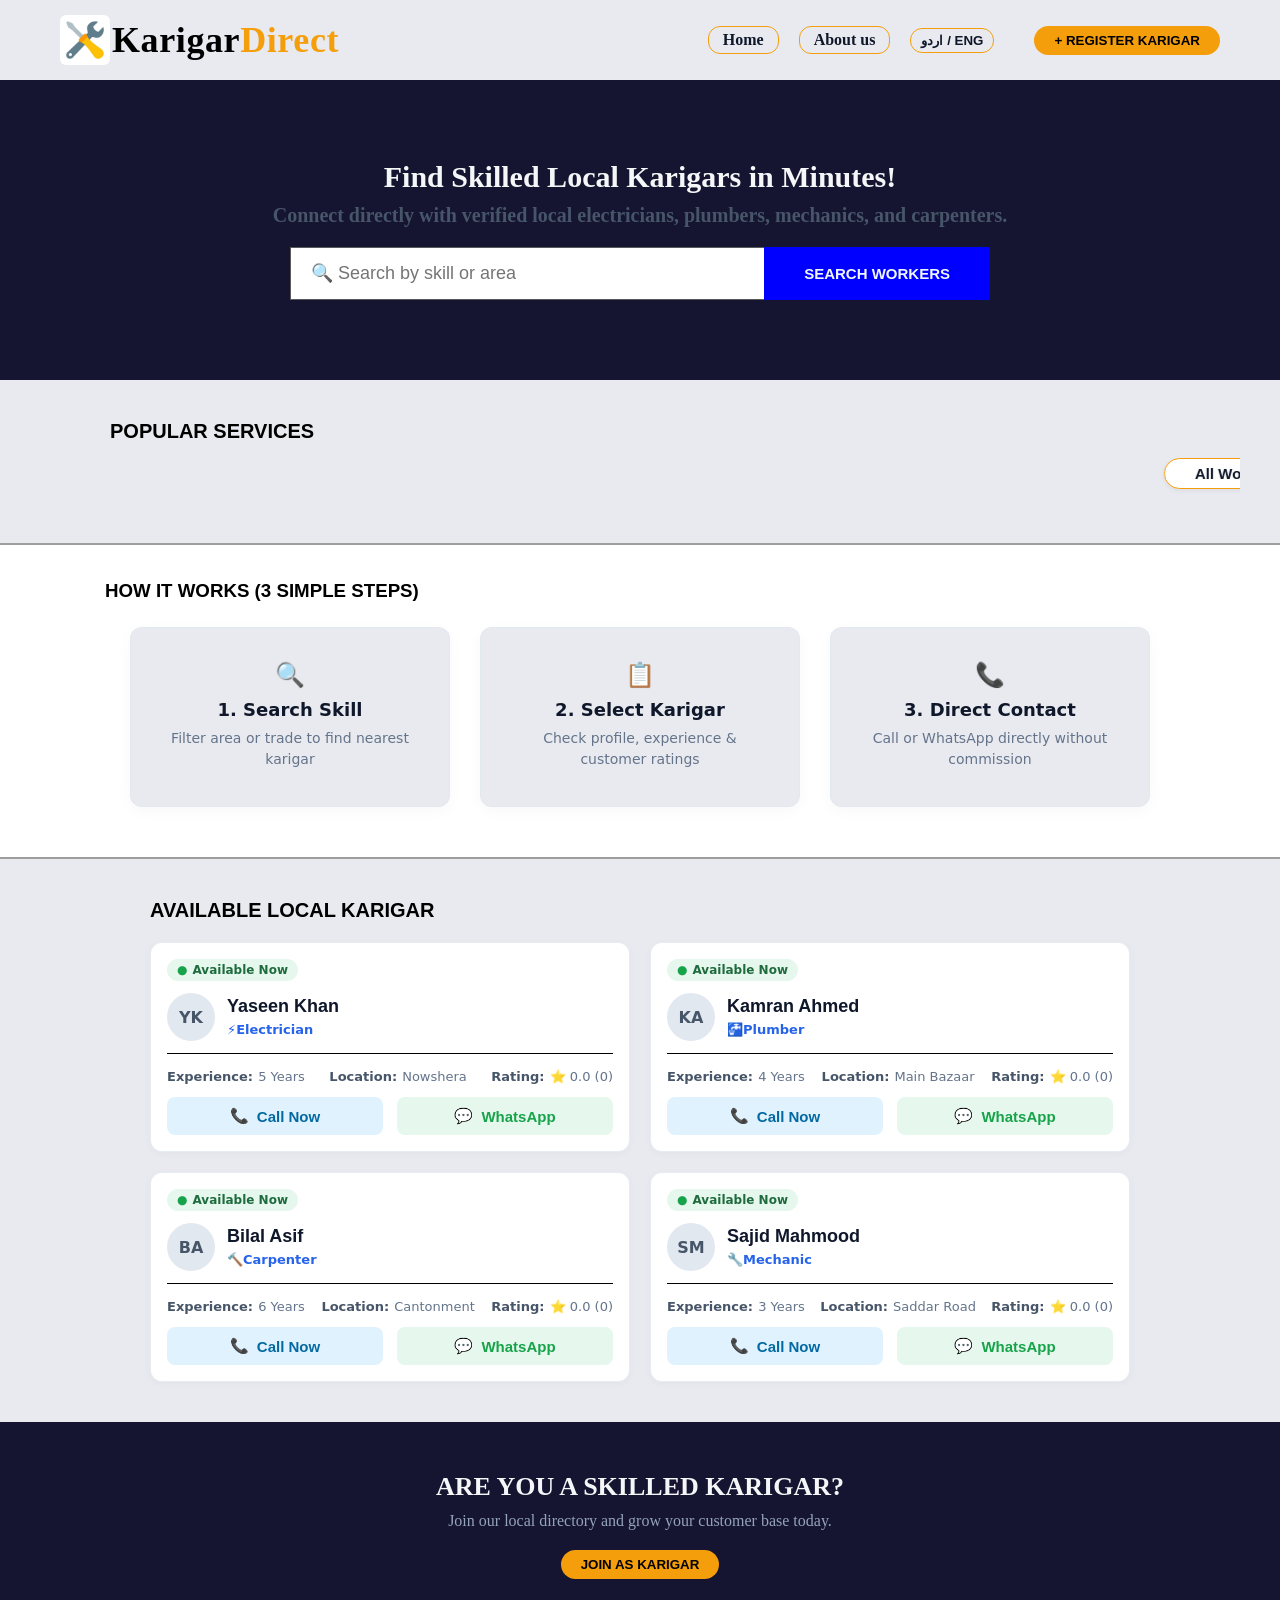
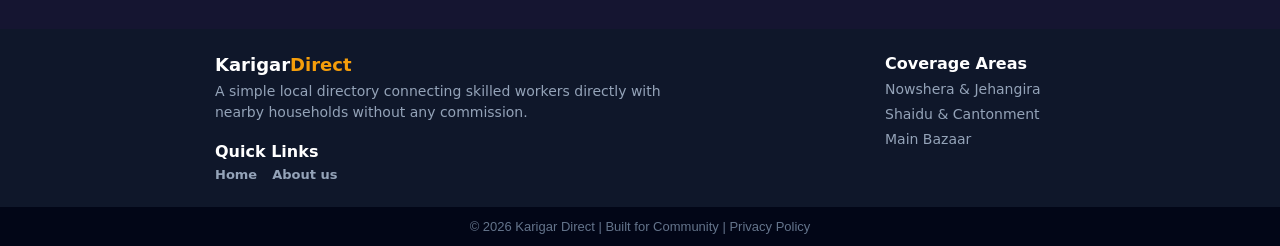
<file: index.html>
<!DOCTYPE html>
<html lang="en">
<head>
    <meta charset="UTF-8">
    <meta name="viewport" content="width=device-width, initial-scale=1.0">
    <title>Karigar Direct | Local Skilled Workers</title>

    <link rel="icon" type="image/png" sizes="16x16" href="./assests/New folder/5b1d29cd1d214fa281f083f291dc749e.ico/favicon-16x16.png">
    <link rel="icon" type="image/png" sizes="32x32" href="./assests/New folder/5b1d29cd1d214fa281f083f291dc749e.ico/favicon-32x32.png">
    <link rel="icon" type="image/png" sizes="96x96" href="./assests/New folder/5b1d29cd1d214fa281f083f291dc749e.ico/favicon-96x96.png">
    <link rel="stylesheet" href="style.css">

</head>
<body>
    <header>
        <div class="header-container">

            <div class="image-container1">
                 <img src="assests/maintenance.jpg" width="70px" alt="Logo">
            </div>

            <div class="heading-container1"> 
                <h1>Karigar<span>Direct</span></h1>
            </div>

            <div class="nav-conatiner">
                <nav>
                    <a href="index.html">Home</a>
                    <a href="about.html">About us</a>
                    <button type="button" id="langToggleBtn" style="background: transparent; border: 1px solid #F59E0B; padding: 4px 10px; border-radius: 12px; cursor: pointer; font-weight: 700; color: #0f172a;">اردو / ENG</button>
                </nav>
            </div>
            
            <div class="button-container1">
                <a href="register.html"><button type="button">+ REGISTER KARIGAR</button></a>
            </div>
            
        </div>
    </header>

    <section class="parent-container1">
        <div class="hero-text1" id="heroTitle">
            Find Skilled Local Karigars in Minutes!
        </div>
        <div class="hero-text2">
            <p id="heroSub">Connect directly with verified local electricians, plumbers, mechanics, and carpenters.</p>
        </div>
        
        <div class="hero-search">
            <input type="search" id="heroSearchInput" placeholder="🔍 Search by skill or area">
            <div class="button-container2">
                <button type="button">SEARCH WORKERS</button> 
            </div>
        </div>
    </section>

    <section>
        <div class="popular-container">
            <div class="child-container">
                <h3>POPULAR SERVICES</h3>
                
                <marquee behavior="scroll" direction="left" scrollamount="7" onmouseover="this.stop();" onmouseout="this.start();">
                    <button type="button" class="service-pill filter-btn active" data-category="all">All Workers</button>
                    <button type="button" class="service-pill filter-btn" data-category="Electrician">⚡ Electrician</button>
                    <button type="button" class="service-pill filter-btn" data-category="Plumber">🚰 Plumber</button>
                    <button type="button" class="service-pill filter-btn" data-category="Carpenter">🔨 Carpenter</button>
                    <button type="button" class="service-pill filter-btn" data-category="Mechanic">🔧 Mechanic</button>
                </marquee>
            </div>
        </div>
    </section>

    <section>
        <div class="how_it_work-container">
            <h3 id="howItWorksTitle">HOW IT WORKS (3 SIMPLE STEPS)</h3>

            <div class="hero-container2">
                <div class="search_container">
                    <h2>🔍</h2>
                    <h4 id="step1Title">1. Search Skill</h4>
                    <p id="step1Sub">Filter area or trade to find nearest karigar</p>
                </div>

                <div class="search_container">
                    <h2>📋</h2>
                    <h4 id="step2Title">2. Select Karigar</h4>
                    <p id="step2Sub">Check profile, experience & customer ratings</p>
                </div>

                <div class="search_container">
                    <h2>📞</h2>
                    <h4 id="step3Title">3. Direct Contact</h4>
                    <p id="step3Sub">Call or WhatsApp directly without commission</p>
                </div>
            </div>
        </div>
    </section>

    <section>
        <div class="karigars_section1">
            <h3>AVAILABLE LOCAL KARIGAR</h3>

            <div class="karigars_section">
                
                <div class="karigar_card" data-trade="Electrician">
                    <div class="karigar_status">
                        <span class="status_tag"><span class="dots">●</span>Available Now</span>
                    </div>
                    <div class="karigar_inf">
                        <div class="Karigar_avatar">YK</div>
                        <div class="karigar_name">
                            <h3>Yaseen Khan</h3>
                            <span class="karigar_trademark">⚡Electrician</span>
                        </div>
                    </div>
                    <div class="card_line"></div>
                    <div class="meta_detail_row">
                        <div class="meta_item">
                            <span class="meta_label">Experience:</span> <span class="meta_value">5 Years</span>
                        </div>
                        <div class="meta_item">
                            <span class="meta_label">Location:</span> <span class="meta_value">Nowshera</span>
                        </div>
                        <div class="meta_item">
                            <span class="meta_label">Rating:</span> <span class="meta_value">⭐ 0.0 (0)</span>
                        </div>
                    </div>
                    <div class="contact_button">
                        <button type="button" onclick="window.location.href='tel:03001234567'"><span class="call_icon">📞</span>Call Now</button>
                        <button type="button" onclick="window.open('https://wa.me/923001234567', '_blank')"><span class="whats_icon">💬</span>WhatsApp</button>
                    </div>
                </div> 

                <div class="karigar_card" data-trade="Plumber">
                    <div class="karigar_status">
                        <span class="status_tag"><span class="dots">●</span>Available Now</span>
                    </div>
                    <div class="karigar_inf">
                        <div class="Karigar_avatar">KA</div>
                        <div class="karigar_name">
                            <h3>Kamran Ahmed</h3>
                            <span class="karigar_trademark">🚰Plumber</span>
                        </div>
                    </div>
                    <div class="card_line"></div>
                    <div class="meta_detail_row">
                        <div class="meta_item">
                            <span class="meta_label">Experience:</span> <span class="meta_value">4 Years</span>
                        </div>
                        <div class="meta_item">
                            <span class="meta_label">Location:</span> <span class="meta_value">Main Bazaar</span>
                        </div>
                        <div class="meta_item">
                            <span class="meta_label">Rating:</span> <span class="meta_value">⭐ 0.0 (0)</span>
                        </div>
                    </div>
                    <div class="contact_button">
                        <button type="button" onclick="window.location.href='tel:03011234567'"><span class="call_icon">📞</span>Call Now</button>
                        <button type="button" onclick="window.open('https://wa.me/923011234567', '_blank')"><span class="whats_icon">💬</span>WhatsApp</button>
                    </div>
                </div> 

                <div class="karigar_card" data-trade="Carpenter">
                    <div class="karigar_status">
                        <span class="status_tag"><span class="dots">●</span>Available Now</span>
                    </div>
                    <div class="karigar_inf">
                        <div class="Karigar_avatar">BA</div>
                        <div class="karigar_name">
                            <h3>Bilal Asif</h3>
                            <span class="karigar_trademark">🔨Carpenter</span>
                        </div>
                    </div>
                    <div class="card_line"></div>
                    <div class="meta_detail_row">
                        <div class="meta_item">
                            <span class="meta_label">Experience:</span> <span class="meta_value">6 Years</span>
                        </div>
                        <div class="meta_item">
                            <span class="meta_label">Location:</span> <span class="meta_value">Cantonment</span>
                        </div>
                        <div class="meta_item">
                            <span class="meta_label">Rating:</span> <span class="meta_value">⭐ 0.0 (0)</span>
                        </div>
                    </div>
                    <div class="contact_button">
                        <button type="button" onclick="window.location.href='tel:03021234567'"><span class="call_icon">📞</span>Call Now</button>
                        <button type="button" onclick="window.open('https://wa.me/923021234567', '_blank')"><span class="whats_icon">💬</span>WhatsApp</button>
                    </div>
                </div> 

                <div class="karigar_card" data-trade="Mechanic">
                    <div class="karigar_status">
                        <span class="status_tag"><span class="dots">●</span>Available Now</span>
                    </div>
                    <div class="karigar_inf">
                        <div class="Karigar_avatar">SM</div>
                        <div class="karigar_name">
                            <h3>Sajid Mahmood</h3>
                            <span class="karigar_trademark">🔧Mechanic</span>
                        </div>
                    </div>
                    <div class="card_line"></div>
                    <div class="meta_detail_row">
                        <div class="meta_item">
                            <span class="meta_label">Experience:</span> <span class="meta_value">3 Years</span>
                        </div>
                        <div class="meta_item">
                            <span class="meta_label">Location:</span> <span class="meta_value">Saddar Road</span>
                        </div>
                        <div class="meta_item">
                            <span class="meta_label">Rating:</span> <span class="meta_value">⭐ 0.0 (0)</span>
                        </div>
                    </div>
                    <div class="contact_button">
                        <button type="button" onclick="window.location.href='tel:03031234567'"><span class="call_icon">📞</span>Call Now</button>
                        <button type="button" onclick="window.open('https://wa.me/923031234567', '_blank')"><span class="whats_icon">💬</span>WhatsApp</button>
                    </div>
                </div> 

            </div> 
        </div> 
    </section>

    <section>
        <div class="footer_top_container">
            <h2>ARE YOU A SKILLED KARIGAR?</h2>
            <p>Join our local directory and grow your customer base today.</p>
            <div class="button-container1">
                <a href="register.html"><button type="button">JOIN AS KARIGAR</button></a>
            </div>
        </div>
    </section>

    <section>
        <div class="footer_main_container">
            <div class="footer_child_container">
                
                <div class="footer_left_stack">
                    <div class="hero-container1">
                        <h3>Karigar<span>Direct</span></h3>
                        <p>A simple local directory connecting skilled workers directly with nearby households without any commission.</p>
                    </div>

                    <div class="hero-container2">
                        <h4>Quick Links</h4>
                        <div class="footer_links_list">
                            <a href="index.html">Home</a>
                            <a href="about.html">About us</a>
                        </div>
                    </div>
                </div>

                <div class="footer_right_stack">
                    <div class="hero-container3">
                        <h4>Coverage Areas</h4>
                        <p>Nowshera & Jehangira</p>
                        <p>Shaidu & Cantonment</p>
                        <p>Main Bazaar</p>
                    </div>
                </div>

            </div>
        </div>
    </section>

    <div class="footer_bottom_bar">
        <p>© 2026 Karigar Direct | Built for Community | Privacy Policy</p>
    </div>

    <script src="script.js"></script>
</body>
</html>
</file>
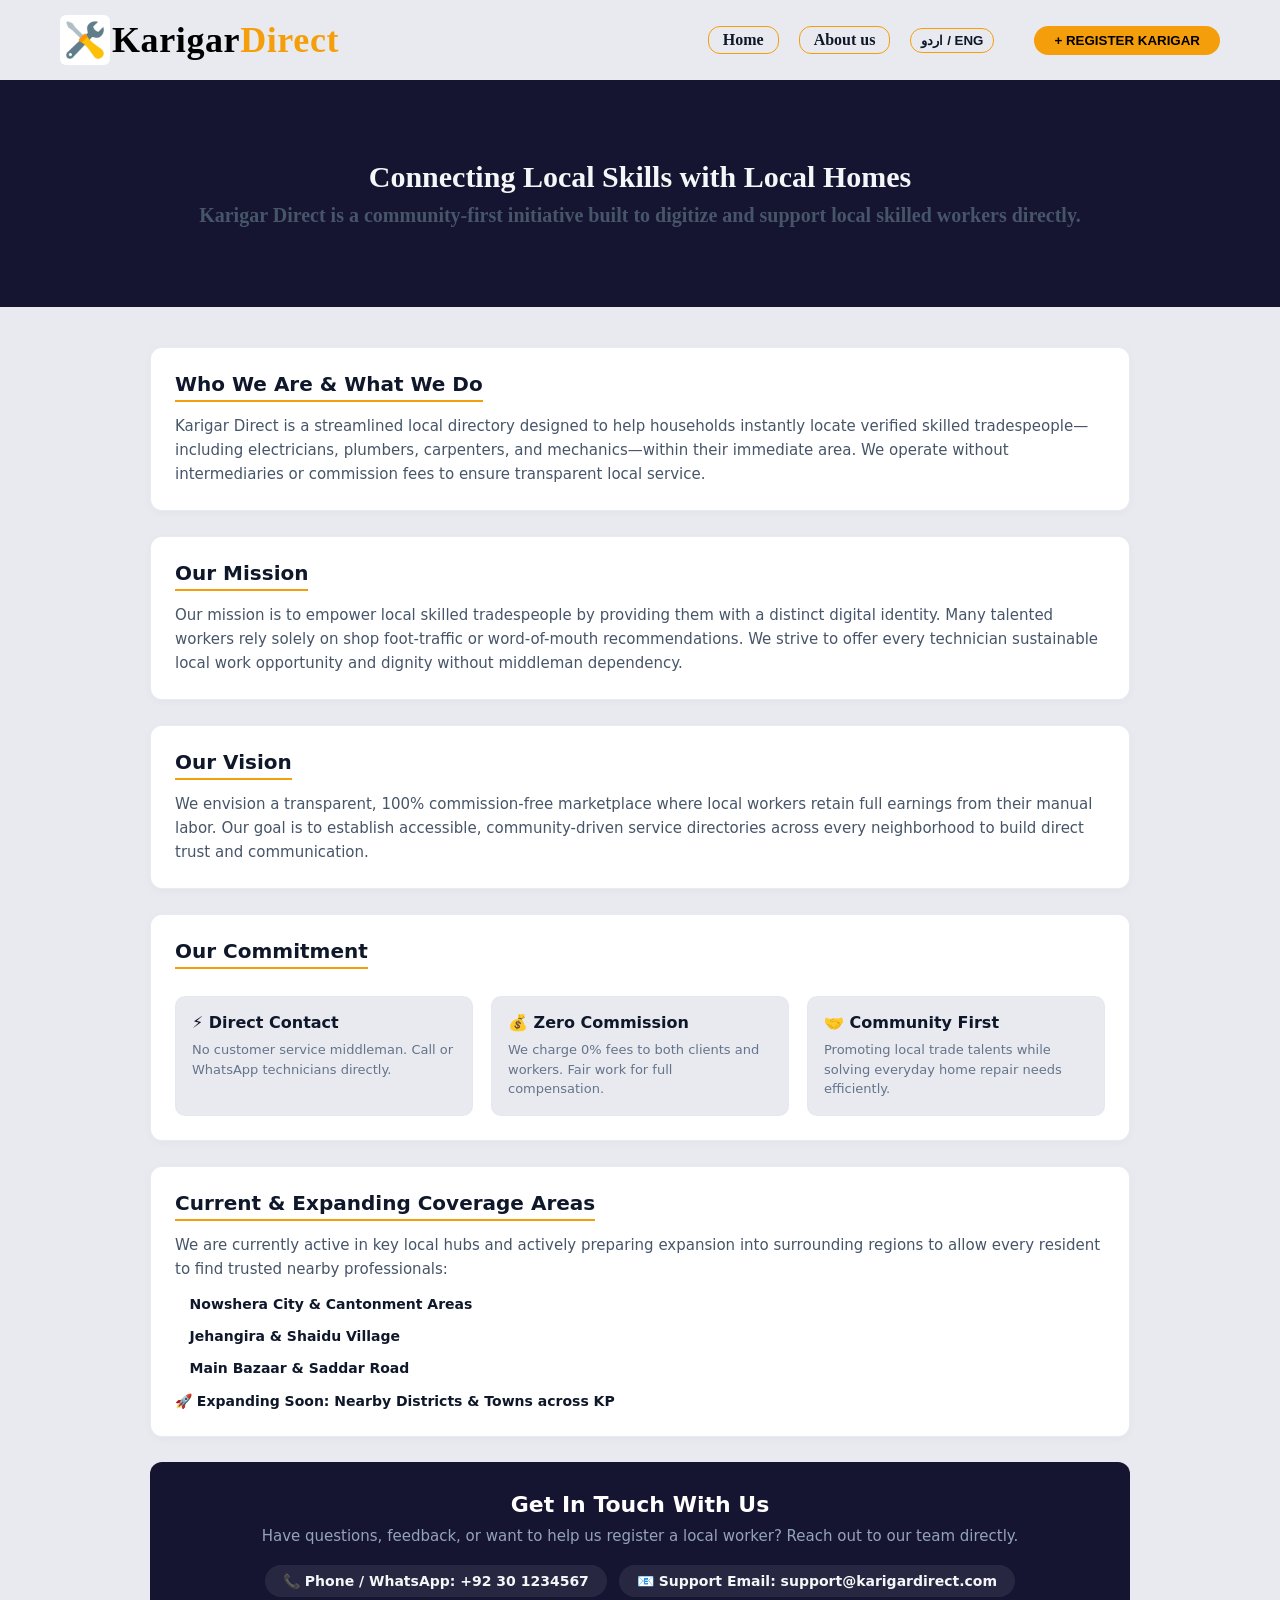
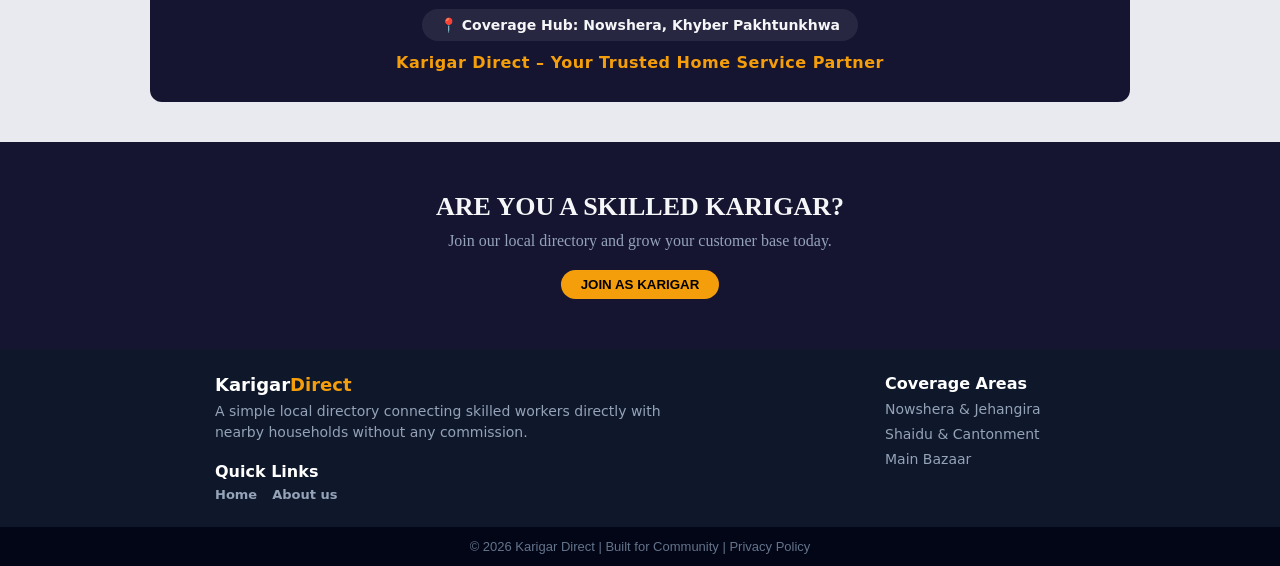
<file: about.html>
<!DOCTYPE html>
<html lang="en">
<head>
    <meta charset="UTF-8">
    <meta name="viewport" content="width=device-width, initial-scale=1.0">
    <title>About Us | Karigar Direct</title>

    <link rel="icon" type="image/png" sizes="16x16" href="./assests/New folder/5b1d29cd1d214fa281f083f291dc749e.ico/favicon-16x16.png">
    <link rel="icon" type="image/png" sizes="32x32" href="./assests/New folder/5b1d29cd1d214fa281f083f291dc749e.ico/favicon-32x32.png">
    <link rel="icon" type="image/png" sizes="96x96" href="./assests/New folder/5b1d29cd1d214fa281f083f291dc749e.ico/favicon-96x96.png">
    <link rel="stylesheet" href="style.css">
</head>
<body>

    <header>
        <div class="header-container">

            <div class="image-container1">
                 <img src="assests/maintenance.jpg" width="70px" alt="Logo">
            </div>

            <div class="heading-container1"> 
                <h1>Karigar<span>Direct</span></h1>
            </div>

            <div class="nav-conatiner">
                <nav>
                    <a href="index.html">Home</a>
                    <a href="about.html">About us</a>
                    <button type="button" id="aboutLangBtn" style="background: transparent; border: 1px solid #F59E0B; padding: 4px 10px; border-radius: 12px; cursor: pointer; font-weight: 700; color: #0f172a;">اردو / ENG</button>
                </nav>
            </div>
            
            <div class="button-container1">
                <a href="register.html"><button type="button">+ REGISTER KARIGAR</button></a>
            </div>
            
        </div>
    </header>

    <section class="parent-container1">
        <div class="hero-text1" id="aboutHeroTitle">
            Connecting Local Skills with Local Homes
        </div>
        <div class="hero-text2">
            <p id="aboutHeroSub">Karigar Direct is a community-first initiative built to digitize and support local skilled workers directly.</p>
        </div>
    </section>

    <section class="about_main_section">
        <div class="about_child_container">

            <div class="about_block_box">
                <h3>Who We Are & What We Do</h3>
                <p>Karigar Direct is a streamlined local directory designed to help households instantly locate verified skilled tradespeople—including electricians, plumbers, carpenters, and mechanics—within their immediate area. We operate without intermediaries or commission fees to ensure transparent local service.</p>
            </div>

            <div class="about_block_box">
                <h3>Our Mission</h3>
                <p>Our mission is to empower local skilled tradespeople by providing them with a distinct digital identity. Many talented workers rely solely on shop foot-traffic or word-of-mouth recommendations. We strive to offer every technician sustainable local work opportunity and dignity without middleman dependency.</p>
            </div>

            <div class="about_block_box">
                <h3>Our Vision</h3>
                <p>We envision a transparent, 100% commission-free marketplace where local workers retain full earnings from their manual labor. Our goal is to establish accessible, community-driven service directories across every neighborhood to build direct trust and communication.</p>
            </div>

            <div class="about_block_box">
                <h3>Our Commitment</h3>
                <div class="about_cards_row">
                    <div class="about_mini_card">
                        <h4>⚡ Direct Contact</h4>
                        <p>No customer service middleman. Call or WhatsApp technicians directly.</p>
                    </div>
                    <div class="about_mini_card">
                        <h4>💰 Zero Commission</h4>
                        <p>We charge 0% fees to both clients and workers. Fair work for full compensation.</p>
                    </div>
                    <div class="about_mini_card">
                        <h4>🤝 Community First</h4>
                        <p>Promoting local trade talents while solving everyday home repair needs efficiently.</p>
                    </div>
                </div>
            </div>

            <div class="about_block_box">
                <h3>Current & Expanding Coverage Areas</h3>
                <p>We are currently active in key local hubs and actively preparing expansion into surrounding regions to allow every resident to find trusted nearby professionals:</p>
                <div class="future_goals_list">
                    <p>&nbsp;&nbsp;&nbsp;Nowshera City & Cantonment Areas</p>
                    <p>&nbsp;&nbsp;&nbsp;Jehangira & Shaidu Village</p>
                    <p>&nbsp;&nbsp;&nbsp;Main Bazaar & Saddar Road</p>
                    <p>🚀 Expanding Soon: Nearby Districts & Towns across KP</p>
                </div>
            </div>

            <div class="about_contact_box">
                <h3>Get In Touch With Us</h3>
                <p>Have questions, feedback, or want to help us register a local worker? Reach out to our team directly.</p>
                <div class="contact_meta_info">
                    <span>📞 Phone / WhatsApp: +92 30 1234567</span>
                    <span>📧 Support Email: support@karigardirect.com</span>
                    <span>📍 Coverage Hub: Nowshera, Khyber Pakhtunkhwa</span>
                </div>
                <h4 class="brand_tagline">Karigar Direct – Your Trusted Home Service Partner</h4>
            </div>

        </div>
    </section>

    <section>
        <div class="footer_top_container">
            <h2>ARE YOU A SKILLED KARIGAR?</h2>
            <p>Join our local directory and grow your customer base today.</p>
            <div class="button-container1">
                <a href="register.html"><button type="button">JOIN AS KARIGAR</button></a>
            </div>
        </div>
    </section>

    <section>
        <div class="footer_main_container">
            <div class="footer_child_container">
                
                <div class="footer_left_stack">
                    <div class="hero-container1">
                        <h3>Karigar<span>Direct</span></h3>
                        <p>A simple local directory connecting skilled workers directly with nearby households without any commission.</p>
                    </div>

                    <div class="hero-container2">
                        <h4>Quick Links</h4>
                        <div class="footer_links_list">
                            <a href="index.html">Home</a>
                            <a href="about.html">About us</a>
                        </div>
                    </div>
                </div>

                <div class="footer_right_stack">
                    <div class="hero-container3">
                        <h4>Coverage Areas</h4>
                        <p>Nowshera & Jehangira</p>
                        <p>Shaidu & Cantonment</p>
                        <p>Main Bazaar</p>
                    </div>
                </div>

            </div>
        </div>
    </section>

    <div class="footer_bottom_bar">
        <p>© 2026 Karigar Direct | Built for Community | Privacy Policy</p>
    </div>

    <script src="script.js"></script>
</body>
</html>
</file>
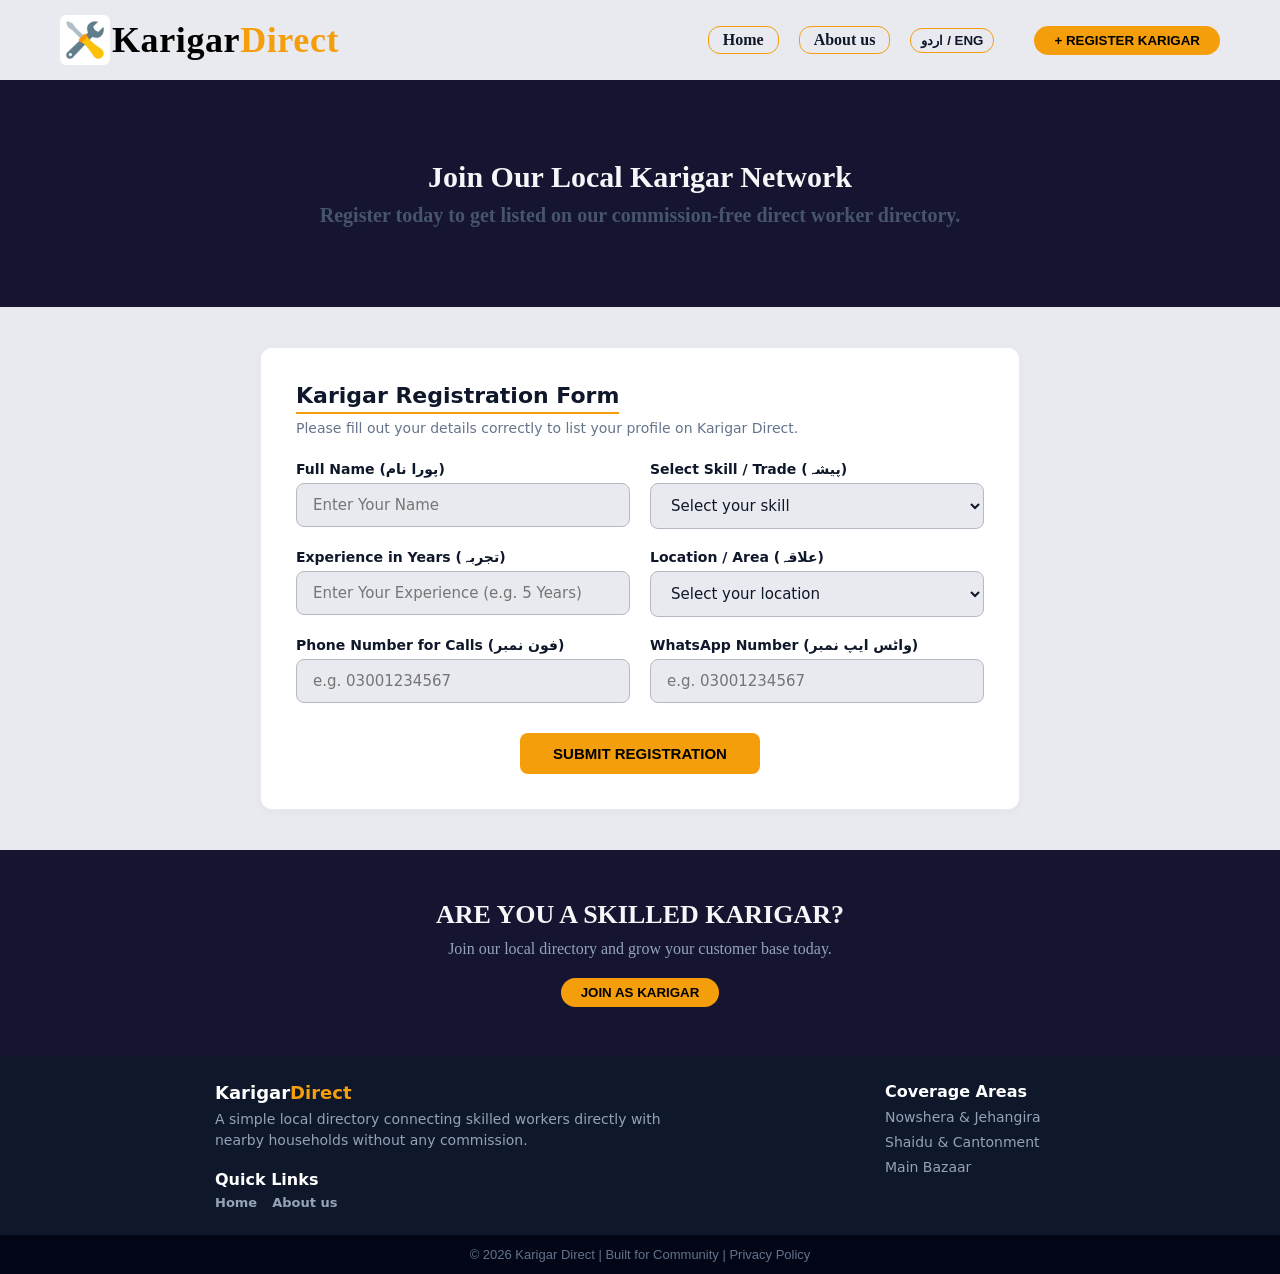
<file: register.html>
<!DOCTYPE html>
<html lang="en">
<head>
    <meta charset="UTF-8">
    <meta name="viewport" content="width=device-width, initial-scale=1.0">
    <title>Register Karigar | Karigar Direct</title>

    <link rel="icon" type="image/png" sizes="16x16" href="./assests/New folder/5b1d29cd1d214fa281f083f291dc749e.ico/favicon-16x16.png">
    <link rel="icon" type="image/png" sizes="32x32" href="./assests/New folder/5b1d29cd1d214fa281f083f291dc749e.ico/favicon-32x32.png">
    <link rel="icon" type="image/png" sizes="96x96" href="./assests/New folder/5b1d29cd1d214fa281f083f291dc749e.ico/favicon-96x96.png">
    <link rel="stylesheet" href="style.css">
</head>
<body>

    <header>
        <div class="header-container">

            <div class="image-container1">
                 <img src="assests/maintenance.jpg" width="70px" alt="Logo">
            </div>

            <div class="heading-container1"> 
                <h1>Karigar<span>Direct</span></h1>
            </div>

            <div class="nav-conatiner">
                <nav>
                    <a href="index.html">Home</a>
                    <a href="about.html">About us</a>
                    <button type="button" id="regLangBtn" style="background: transparent; border: 1px solid #F59E0B; padding: 4px 10px; border-radius: 12px; cursor: pointer; font-weight: 700; color: #0f172a;">اردو / ENG</button>
                </nav>
            </div>
            
            <div class="button-container1">
                <a href="register.html"><button type="button">+ REGISTER KARIGAR</button></a>
            </div>
            
        </div>
    </header>

    <section class="parent-container1">
        <div class="hero-text1" id="regHeroTitle">
            Join Our Local Karigar Network
        </div>
        <div class="hero-text2">
            <p id="regHeroSub">Register today to get listed on our commission-free direct worker directory.</p>
        </div>
    </section>

    <section class="register_main_section">
        <div class="register_child_container">

            <div class="register_form_box">
                <h3>Karigar Registration Form</h3>
                <p class="form_subtext">Please fill out your details correctly to list your profile on Karigar Direct.</p>

                <form class="karigar_register_form" novalidate>
                    
                    <div class="form_group">
                        <label for="fullname">Full Name (پورا نام)</label>
                        <input type="text" id="fullname" name="fullname" placeholder="Enter Your Name">
                    </div>

                    <div class="form_group">
                        <label for="trade">Select Skill / Trade (پیشہ)</label>
                        <select id="trade" name="trade">
                            <option value="" disabled selected>Select your skill</option>
                            <option value="Electrician">⚡ Electrician</option>
                            <option value="Plumber">🚰 Plumber</option>
                            <option value="Carpenter">🔨 Carpenter</option>
                            <option value="Mechanic">🔧 Mechanic</option>
                        </select>
                    </div>

                    <div class="form_group">
                        <label for="experience">Experience in Years (تجربہ)</label>
                        <input type="text" id="experience" name="experience" placeholder="Enter Your Experience (e.g. 5 Years)">
                    </div>

                    <div class="form_group">
                        <label for="location">Location / Area (علاقہ)</label>
                        <select id="location" name="location">
                            <option value="" disabled selected>Select your location</option>
                            <option value="Nowshera City"> Nowshera City</option>
                            <option value="Cantonment"> Cantonment</option>
                            <option value="Main Bazaar"> Main Bazaar</option>
                            <option value="Saddar Road"> Saddar Road</option>
                            <option value="Jehangira"> Jehangira</option>
                            <option value="Shaidu Village"> Shaidu Village</option>
                        </select>
                    </div>

                    <div class="form_group">
                        <label for="phone">Phone Number for Calls (فون نمبر)</label>
                        <input type="tel" id="phone" name="phone" placeholder="e.g. 03001234567">
                    </div>

                    <div class="form_group">
                        <label for="whatsapp">WhatsApp Number (واٹس ایپ نمبر)</label>
                        <input type="tel" id="whatsapp" name="whatsapp" placeholder="e.g. 03001234567">
                    </div>

                    <div class="form_button_container">
                        <button type="button" id="submitRegBtn">SUBMIT REGISTRATION</button>
                    </div>

                </form>
            </div>

        </div>
    </section>

    <section>
        <div class="footer_top_container">
            <h2>ARE YOU A SKILLED KARIGAR?</h2>
            <p>Join our local directory and grow your customer base today.</p>
            <div class="button-container1">
                <a href="register.html"><button type="button">JOIN AS KARIGAR</button></a>
            </div>
        </div>
    </section>

    <section>
        <div class="footer_main_container">
            <div class="footer_child_container">
                
                <div class="footer_left_stack">
                    <div class="hero-container1">
                        <h3>Karigar<span>Direct</span></h3>
                        <p>A simple local directory connecting skilled workers directly with nearby households without any commission.</p>
                    </div>

                    <div class="hero-container2">
                        <h4>Quick Links</h4>
                        <div class="footer_links_list">
                            <a href="index.html">Home</a>
                            <a href="about.html">About us</a>
                        </div>
                    </div>
                </div>

                <div class="footer_right_stack">
                    <div class="hero-container3">
                        <h4>Coverage Areas</h4>
                        <p>Nowshera & Jehangira</p>
                        <p>Shaidu & Cantonment</p>
                        <p>Main Bazaar</p>
                    </div>
                </div>

            </div>
        </div>
    </section>

    <div class="footer_bottom_bar">
        <p>© 2026 Karigar Direct | Built for Community | Privacy Policy</p>
    </div>

    <script src="script.js"></script>
</body>
</html>
</file>
<file: style.css>
* {
    margin: 0;
    padding: 0;
    box-sizing: border-box;
}

body {
    background-color: rgb(233, 234, 239);
}

.header-container {
    display: flex;
    justify-content: space-between;
    align-items: center;
    max-width: 1200px;
    margin: 0 auto;
    padding: 15px 20px; 
}

.image-container1 {
    display: flex;
    align-items: center;
}

.image-container1 img {
    height: 50px;
    width: auto;
    object-fit: contain;
    border-radius: 6px;
    margin-right: 10px;
}

.heading-container1 {
    color: black;
    font-size: 18px;
    font-weight: 700;
    letter-spacing: 0.6px;
    margin-right: auto;
    margin-left: -8px;
}

.heading-container1 span {
    color: #F59E0B;
}

.nav-conatiner {
    display: flex;
    align-items: center;
    margin-right: 40px;
}

.nav-conatiner nav {
    display: flex;
    gap: 20px;
    align-items: center;
}

.nav-conatiner a {
    color: #0f172a;
    display: inline-block;
    text-decoration: none;
    font-size: 16px;
    font-weight: 700;
    padding: 4px 14px;
    border: 1px solid #F59E0B;
    border-radius: 12px;
    transition: all 0.3s ease;
}

.nav-conatiner a:hover {
    color: #F59E0B;
    background-color: rgba(245, 158, 11, 0.08);
    box-shadow: 0 0 8px rgba(245, 158, 11, 0.4);
    transform: translateY(-2px);
}

#langToggleBtn {
    transition: all 0.3s ease;
}

#langToggleBtn:hover {
    background-color: rgba(245, 158, 11, 0.08) !important;
    box-shadow: 0 0 8px rgba(245, 158, 11, 0.4);
    transform: translateY(-2px);
}

.button-container1 button {
    color: black;
    background-color: #F59E0B;
    font-weight: 700;
    border-radius: 15px;
    border: none;
    padding: 7px 20px;
    cursor: pointer;
}

.button-container1 button:hover {
    transform: translateY(-5px);
    box-shadow: 0px 10px 20px -5px rgba(0, 0, 0, 0.653);
}

.parent-container1 {
    justify-content: center;
    align-items: center;
    text-align: center;
    margin: 0 auto;
    background-color: rgb(21, 21, 49);
    padding: 80px;  
}

.hero-text1 {
    color: #f5f6f7;
    font-size: 30px;
    font-weight: 600;
}

.hero-text2 {
    color: #475569; 
    font-size: 20px;
    font-weight: 600;
    margin-top: 10px;
}

.hero-search {
    display: flex;
    justify-content: center;
    margin: 0 auto;
    margin-top: 20px;
    max-width: 700px;
    width: 100%;
}

.hero-search input[type="search"] {
    flex-grow: 1;
    padding: 11px 20px;
    font-size: 18px;
    border: 1px solid rgb(91, 90, 90);
    border-right: none;
    outline: none;
}

.button-container2 button {
    padding: 18px 40px;
    outline: none;
    font-size: 15px;
    background-color: blue;
    font-weight: 700;
    color: aliceblue;
    border-style: none;
}

.button-container2 button:hover {
    transform: translateY(-5px);
}

.popular-container {
    background-color: rgb(233, 234, 239);
    padding: 40px;
    width: 100%;
}

.child-container {
    display: block;
    width: 100%;
    font-family: Arial, sans-serif;
}

.child-container h3 {
    font-weight: 600;
    color: black;
    font-size: 20px;
    font-family: Arial, sans-serif;
    max-width: 1200px;
    margin-left: 70px;
}

.child-container marquee {
    display: block;
    width: 100%;
    height: 60px;
    line-height: 60px;
    margin: 0;
    padding: 0;
}

.service-pill {
    padding: 6px 30px;
    border-radius: 16px;
    background-color: #ffffff; 
    border: 1px solid #F59E0B;
    margin-left: 35px;
    font-size: 15px;
    display: inline-block;
    white-space: nowrap;
    vertical-align: middle;
    font-weight: 600;
    color: #0f172a;
    box-shadow: 0 2px 4px rgba(0, 0, 0, 0.05); 
    transition: all 0.3s ease;
    cursor: pointer;
}

.service-pill:hover {
    background-color: rgba(245, 158, 11, 0.08);
    color: #0f172a;
    border-color: #F59E0B;
    box-shadow: 0 0 10px rgba(245, 158, 11, 0.4);
    transform: translateY(-2px);
}

.how_it_work-container {
    background-color: white;
    border: 2px solid rgb(158, 158, 158);
    border-left: none;
    border-right: none;
    padding-bottom: 30px; 
}

.how_it_work-container h3 {
    margin-top: 35px;
    margin-left: 105px;
    font-weight: 600;
    font-family: Arial, sans-serif;
}

.hero-container2 {
    display: flex;
    align-items: center;
    justify-content: center;
    margin-top: 25px;
    gap: 30px;
}

.search_container {
    display: flex;
    justify-content: center;
    flex-direction: column;
    align-items: center;
    text-align: center;
    white-space: normal;
    background-color: rgb(233, 234, 239);                 
    border: 1px solid rgba(226, 232, 240, 0.8);   
    box-shadow: 0 4px 15px rgba(0, 0, 0, 0.03);   
    padding: 20px; 
    line-height: 20px;
    border-radius: 12px;                                  
    overflow-wrap: break-word;
    margin-bottom: 20px;
    width: 320px;   
    height: 180px;  
    transition: transform 0.2s ease;
}

.search_container:hover {
    transform: translateY(-4px);
}

.search_container h4 {
    color: #0f172a;               
    font-family: 'Segoe UI', system-ui, sans-serif;
    font-size: 18px;
    font-weight: 700;             
    margin-top: 15px;             
    margin-bottom: 8px;           
}

.search_container p {
    color: #64748b;              
    font-family: 'Segoe UI', system-ui, sans-serif;
    font-size: 14px;
    font-weight: 500;
    line-height: 1.5;             
    max-width: 90%;              
}

.karigars_section1 {
    max-width: 1020px;
    margin: 40px auto;
    padding: 0 20px;
}

.karigars_section1 h3 {
    font-family: Arial, sans-serif;
    font-size: 20px;
    font-weight: 700;
    color: #000000;
    margin-bottom: 20px;
}

.karigars_section {
    display: flex;
    flex-wrap: wrap;
    gap: 20px;
    width: 100%;
}

.karigar_card {
    background-color: #ffffff;
    border: 1px solid rgba(226, 232, 240, 0.8);
    border-radius: 12px;
    padding: 16px;
    flex: 1 1 calc(50% - 10px);
    max-width: calc(50% - 10px);
    box-shadow: 0 2px 8px rgba(0, 0, 0, 0.03);
    font-family: 'Segoe UI', system-ui, sans-serif;
    display: flex;
    flex-direction: column;
    gap: 12px;
}

.status_tag {
    background-color: #e6f7ed;
    color: #1e6b3e;
    font-size: 12px;
    font-weight: 700;
    padding: 4px 10px;
    border-radius: 50px;
    display: inline-flex;
    align-items: center;
    gap: 5px;
    align-self: flex-start;
}

.status_tag .dots {
    color: #16a34a;
    font-size: 12px;
}

.karigar_inf {
    display: flex;
    align-items: center;
    gap: 12px;
}

.Karigar_avatar {
    width: 48px;
    height: 48px;
    background-color: #e2e8f0;
    color: #475569;
    border-radius: 50%;
    display: flex;
    align-items: center;
    justify-content: center;
    font-size: 16px;
    font-weight: 700;
}

.karigar_name h3 {
    font-size: 18px;
    font-weight: 700;
    color: #0f172a;
    margin: 0 0 2px 0;
}

.karigar_trademark {
    color: #2563eb;
    font-size: 13px;
    font-weight: 700;
}

.card_line {
    border-top: 1px solid #000000;
    width: 100%;
    margin: 0;
}

.meta_detail_row {
    display: flex;
    justify-content: space-between;
    align-items: center;
    flex-wrap: wrap;
    gap: 8px;
}

.meta_label {
    color: #475569;
    font-weight: 700;
    font-size: 13px;
}

.meta_value {
    color: #64748b;
    font-weight: 500;
    font-size: 13px;
}

.contact_button {
    display: flex;
    justify-content: space-between;
    gap: 14px;
    width: 100%;
}

.contact_button button {
    flex: 1;
    text-align: center;
    padding: 10px 24px;
    font-size: 15px;
    font-weight: 700;
    border: none;
    cursor: pointer;
    border-radius: 8px;
    display: inline-flex;
    align-items: center;
    justify-content: center;
    gap: 8px;
    transition: transform 0.2s ease, opacity 0.2s;
}

.contact_button button:first-child {
    background-color: #e0f2fe;
    color: #0369a1;
}

.contact_button button:last-child {
    background-color: #e6f7ed;
    color: #16a34a;
}

.contact_button button:hover {
    transform: translateY(-2px);
    opacity: 0.95;
}

.footer_top_container {
    justify-content: center;
    align-items: center;
    text-align: center;
    margin: 0 auto;
    background-color: rgb(21, 21, 49);
    padding: 50px 20px;
}

.footer_top_container h2 {
    color: #f5f6f7;
    font-size: 26px;
    font-weight: 700;
    margin-bottom: 10px;
}

.footer_top_container p {
    color: #94a3b8;
    font-size: 16px;
    margin-bottom: 20px;
}

.footer_main_container {
    background-color: rgb(15, 23, 42);
    padding: 25px 20px;
    width: 100%;
}

.footer_child_container {
    display: flex;
    justify-content: space-between;
    align-items: flex-start;
    max-width: 850px;
    margin: 0 auto;
    gap: 40px;
    font-family: 'Segoe UI', system-ui, sans-serif;
}

.footer_left_stack {
    display: flex;
    flex-direction: column;
    align-items: flex-start;
    text-align: left;
    gap: 15px;
    max-width: 480px;
    margin: 0;
    padding: 0;
}

.footer_right_stack {
    min-width: 180px;
    margin: 0;
    padding: 0;
}

.footer_left_stack .hero-container1,
.footer_left_stack .hero-container2 {
    display: block;
    width: 100%;
    margin: 0;
    padding: 0;
    text-align: left;
}

.hero-container1 h3 {
    color: #ffffff;
    font-size: 18px;
    font-weight: 700;
    margin-bottom: 6px;
    text-align: left;
}

.hero-container1 h3 span {
    color: #F59E0B;
}

.footer_left_stack .hero-container2 h4,
.hero-container3 h4 {
    color: #ffffff;
    font-size: 16px;
    font-weight: 700;
    margin-bottom: 6px;
    text-align: left;
}

.hero-container1 p,
.hero-container3 p {
    color: #94a3b8;
    font-size: 14px;
    line-height: 1.5;
    margin-bottom: 4px;
    text-align: left;
}

.footer_links_list {
    display: flex;
    flex-direction: row;
    gap: 15px;
    align-items: center;
    justify-content: flex-start;
    flex-wrap: wrap;
    margin: 0;
    padding: 0;
}

.footer_links_list a {
    color: #94a3b8;
    text-decoration: none;
    font-size: 13px;
    font-weight: 600;
    white-space: nowrap;
    transition: color 0.3s ease;
}

.footer_links_list a:hover {
    color: #F59E0B;
}

.footer_bottom_bar {
    background-color: rgb(2, 6, 23);
    text-align: center;
    padding: 12px;
    color: #64748b;
    font-size: 13px;
    font-family: Arial, sans-serif;
}

/* about section */

.about_main_section {
    max-width: 1020px;
    margin: 40px auto;
    padding: 0 20px;
}

.about_child_container {
    display: flex;
    flex-direction: column;
    gap: 25px;
    width: 100%;
}

.about_block_box {
    background-color: #ffffff;
    border: 1px solid rgba(226, 232, 240, 0.8);
    border-radius: 12px;
    padding: 24px;
    box-shadow: 0 2px 8px rgba(0, 0, 0, 0.03);
    font-family: 'Segoe UI', system-ui, sans-serif;
}

.about_block_box h3 {
    font-size: 20px;
    font-weight: 700;
    color: #0f172a;
    margin-bottom: 12px;
    border-bottom: 2px solid #F59E0B;
    display: inline-block;
    padding-bottom: 4px;
}

.about_block_box p {
    color: #475569;
    font-size: 15px;
    line-height: 1.6;
    font-weight: 500;
}

.about_cards_row {
    display: flex;
    gap: 18px;
    margin-top: 15px;
    flex-wrap: wrap;
}

.about_mini_card {
    background-color: rgb(233, 234, 239);
    border: 1px solid rgba(226, 232, 240, 0.8);
    border-radius: 10px;
    padding: 16px;
    flex: 1 1 calc(33.333% - 12px);
    min-width: 250px;
}

.about_mini_card h4 {
    color: #0f172a;
    font-size: 16px;
    font-weight: 700;
    margin-bottom: 8px;
}

.about_mini_card p {
    font-size: 13px;
    color: #64748b;
    line-height: 1.5;
}

.future_goals_list {
    display: flex;
    flex-direction: column;
    gap: 10px;
    margin-top: 12px;
}

.future_goals_list p {
    font-size: 14px;
    color: #0f172a;
    font-weight: 600;
}

.about_contact_box {
    background-color: rgb(21, 21, 49);
    border-radius: 12px;
    padding: 30px;
    color: #ffffff;
    font-family: 'Segoe UI', system-ui, sans-serif;
    text-align: center;
}

.about_contact_box h3 {
    font-size: 22px;
    font-weight: 700;
    color: #ffffff;
    margin-bottom: 10px;
}

.about_contact_box p {
    color: #94a3b8;
    font-size: 15px;
    margin-bottom: 20px;
}

.contact_meta_info {
    display: flex;
    flex-wrap: wrap;
    gap: 12px;
    justify-content: center;
    align-items: center;
    margin-bottom: 12px;
}

.contact_meta_info span {
    background-color: rgba(255, 255, 255, 0.08);
    padding: 8px 18px;
    border-radius: 50px;
    font-size: 14px;
    color: #f5f6f7;
    font-weight: 600;
}

.contact_meta_info span:last-child {
    flex-basis: auto;
    width: auto;
    margin-top: 0;
}

.brand_tagline {
    color: #F59E0B;
    font-size: 16px;
    font-weight: 700;
    margin-top: 12px;
    letter-spacing: 0.5px;
}

/* registration section */

.register_main_section {
    max-width: 800px;
    margin: 40px auto;
    padding: 0 20px;
}

.register_child_container {
    width: 100%;
}

.register_form_box {
    background-color: #ffffff;
    border: 1px solid rgba(226, 232, 240, 0.8);
    border-radius: 12px;
    padding: 35px;
    box-shadow: 0 2px 8px rgba(0, 0, 0, 0.03);
    font-family: 'Segoe UI', system-ui, sans-serif;
}

.register_form_box h3 {
    font-size: 22px;
    font-weight: 700;
    color: #0f172a;
    margin-bottom: 6px;
    border-bottom: 2px solid #F59E0B;
    display: inline-block;
    padding-bottom: 4px;
}

.form_subtext {
    color: #64748b;
    font-size: 14px;
    margin-bottom: 25px;
    font-weight: 500;
}

.karigar_register_form {
    display: flex;
    flex-wrap: wrap;
    gap: 20px;
}

.form_group {
    display: flex;
    flex-direction: column;
    gap: 6px;
    text-align: left;
    flex: 1 1 calc(50% - 10px);
    min-width: 260px;
}

.form_group label {
    font-size: 14px;
    font-weight: 700;
    color: #0f172a;
}

.form_group input[type="text"],
.form_group input[type="tel"],
.form_group select {
    width: 100%;
    padding: 12px 16px;
    font-size: 15px;
    font-family: 'Segoe UI', system-ui, sans-serif;
    color: #0f172a;
    background-color: rgb(233, 234, 239);
    border: 1px solid rgb(180, 185, 195);
    border-radius: 8px;
    outline: none;
}

.form_group input[type="text"]:focus,
.form_group input[type="tel"]:focus,
.form_group select:focus {
    background-color: #ffffff;
    border-color: #0f172a;
    outline: none;
    box-shadow: none;
}

.form_button_container {
    margin-top: 10px;
    display: flex;
    justify-content: center;
    width: 100%;
}

.form_button_container button {
    width: auto;
    min-width: 240px;
    padding: 12px 30px;
    background-color: #F59E0B;
    color: #000000;
    font-size: 15px;
    font-weight: 700;
    border: none;
    border-radius: 8px;
    cursor: pointer;
    transition: transform 0.2s ease, box-shadow 0.2s ease;
}

.form_button_container button:hover {
    transform: translateY(-2px);
    box-shadow: 0px 6px 12px -2px rgba(0, 0, 0, 0.2);
}

/* Mobile Responsiveness Rules */
@media (max-width: 768px) {
    .header-container {
        flex-direction: column;
        gap: 15px;
        text-align: center;
    }

    .heading-container1 {
        margin-right: 0;
        margin-left: 0;
    }

    .nav-conatiner {
        margin-right: 0;
    }

    .nav-conatiner nav {
        gap: 20px;
    }

    /* Hero Search Bar Mobile Fix */
    .parent-container1 {
        padding: 40px 15px;
    }

    .hero-search {
        flex-direction: column;
        align-items: center;
        gap: 10px;
    }

    .hero-search input[type="search"] {
        width: 100%;
        border-radius: 8px;
        border-right: 1px solid rgb(91, 90, 90);
    }

    .button-container2, 
    .button-container2 button {
        width: 100%;
        border-radius: 8px;
    }

    /* Popular Services Mobile Headings & Spacing Fix */
    .popular-container {
        padding: 20px 10px;
    }

    .child-container h3 {
        margin-left: 0;
        text-align: center;
    }

    /* How It Works Mobile Fix */
    .how_it_work-container h3 {
        margin-left: 0;
        text-align: center;
    }

    .hero-container2 {
        flex-direction: column;
        gap: 15px;
    }

    .search_container {
        width: 90%;
        max-width: 320px;
    }

    /* Cards & Form Mobile Fixes */
    .karigar_card {
        flex: 1 1 100%;
        max-width: 100%;
    }

    .footer_child_container {
        flex-direction: column;
        gap: 25px;
    }

    .about_mini_card {
        flex: 1 1 100%;
    }

    .register_form_box {
        padding: 20px;
    }

    .form_group {
        flex: 1 1 100%;
    }
}
</file>
